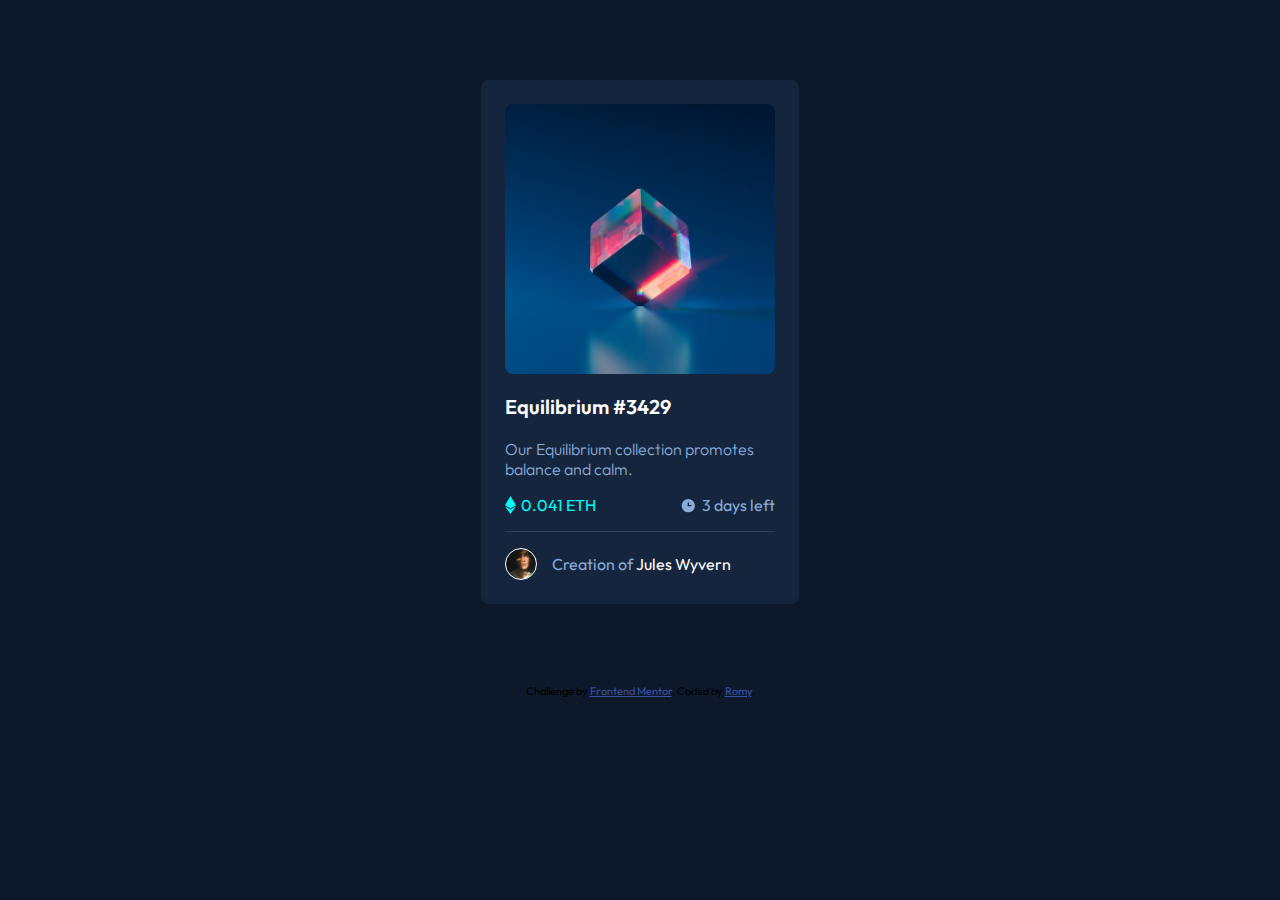
<file: frontendMentor/nft-preview-card-component-main/index.html>
<!DOCTYPE html>
<html lang="en">
<head>
  <meta charset="UTF-8">
  <meta name="viewport" content="width=device-width, initial-scale=1.0"> <!-- displays site properly based on user's device -->

  <link rel="icon" type="image/png" sizes="32x32" href="./images/favicon-32x32.png">
  
  <title>Frontend Mentor | NFT preview card component</title>
  <link rel="stylesheet" href="style.css">
</head>
<body>
  <div class="card">
      <div class="icon">
        <div class="view">
          <img src="./images/icon-view.svg" alt="view-icon">
        </div>
      </div>
      <p class="heading">Equilibrium #3429 </p>

      <p class="subheading">Our Equilibrium collection promotes balance and calm.</p>
      <div class="stats">
        <div class="balance">
          <img src="./images/icon-ethereum.svg" alt="ethereum-icon">
          <p>0.041 ETH</p>
        </div>

        <div class="timing">
          <img src="./images/icon-clock.svg" alt="clock-icon">
          <p>3 days left</p>
        </div>
      </div>
      <hr>
      <div class="credit">
        <div class="profile"></div>
        <p><span  class="credit__text">Creation of</span> <span class="creator">Jules Wyvern</span></p>
      </div>
  </div>
  

  <div class="attribution">
    Challenge by <a href="https://www.frontendmentor.io?ref=challenge" target="_blank">Frontend Mentor</a>. 
    Coded by <a href="#">Romy</a>.
  </div>
</body>
</html>
</file>
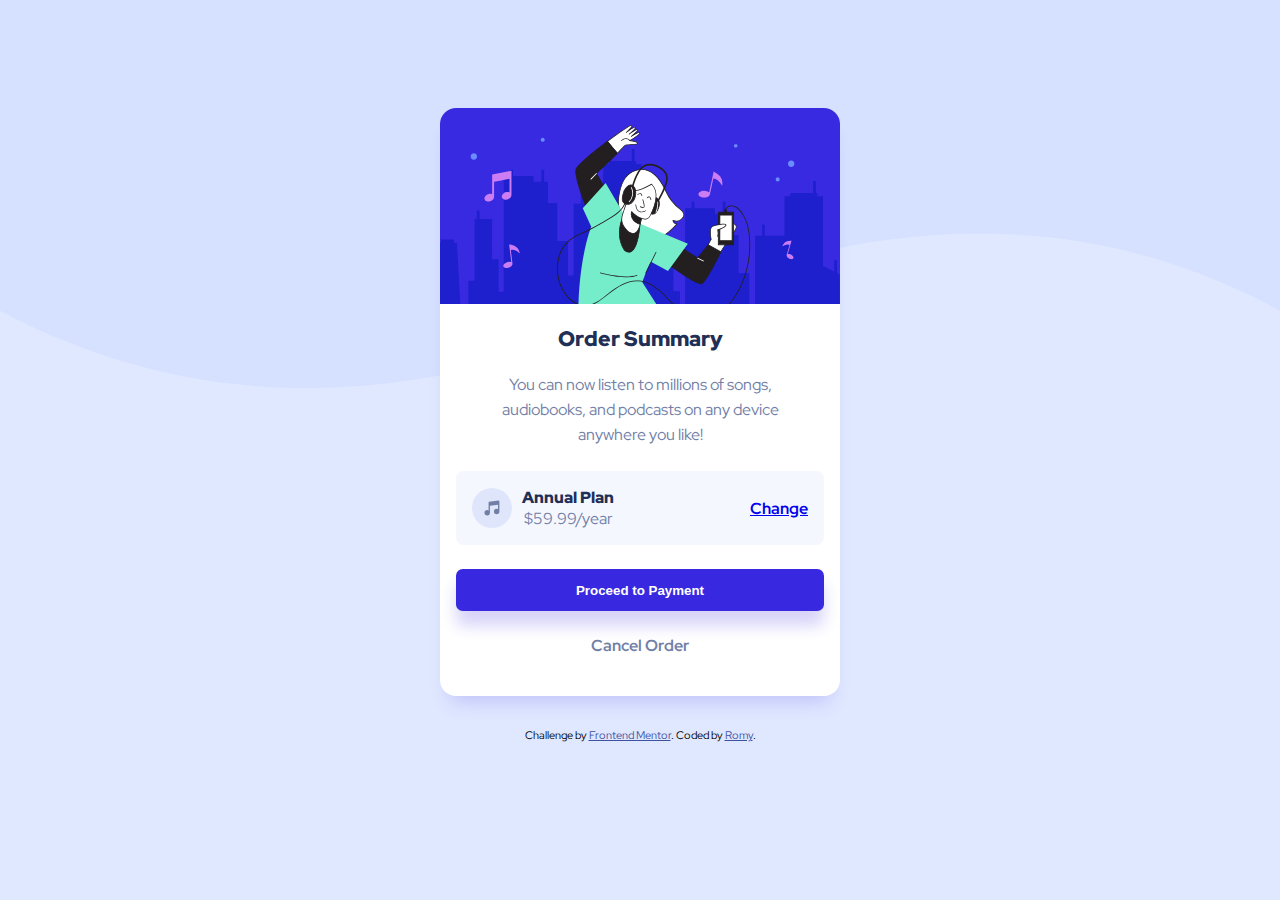
<file: frontendMentor/order-summary-component-main/index.html>
<!DOCTYPE html>
<html lang="en">
<head>
  <meta charset="UTF-8">
  <meta name="viewport" content="width=device-width, initial-scale=1.0">

  <link rel="icon" type="image/png" sizes="32x32" href="./images/favicon-32x32.png">
  <link rel="stylesheet" href="style.css">
  
  <title>Frontend Mentor | Order summary card</title>
</head>
<body>
  <div class="card">
    <div class="icon">
      <img src="./images/illustration-hero.svg">
    </div>
    <div class="summary">
      <p>Order Summary</p>
      <p class="desc">You can now listen to millions of songs, audiobooks, and podcasts on any device anywhere you like!
      </p>
      <div class="plan">
        <div class="first">
          <img src="./images/icon-music.svg" alt="music-icon">
          <div class="price">
            <p>Annual Plan</p>
            <p>$59.99/year</p>
          </div>
        </div>
        <a href="#">Change</a>
      </div>
      <button>Proceed to Payment</button>
      <a href="#">Cancel Order</a>
      
    </div>
  </div>
  <div class="attribution">
    Challenge by <a href="https://www.frontendmentor.io?ref=challenge" target="_blank">Frontend Mentor</a>. 
    Coded by <a href="#">Romy</a>.
  </div>
</body>
</html>
</file>
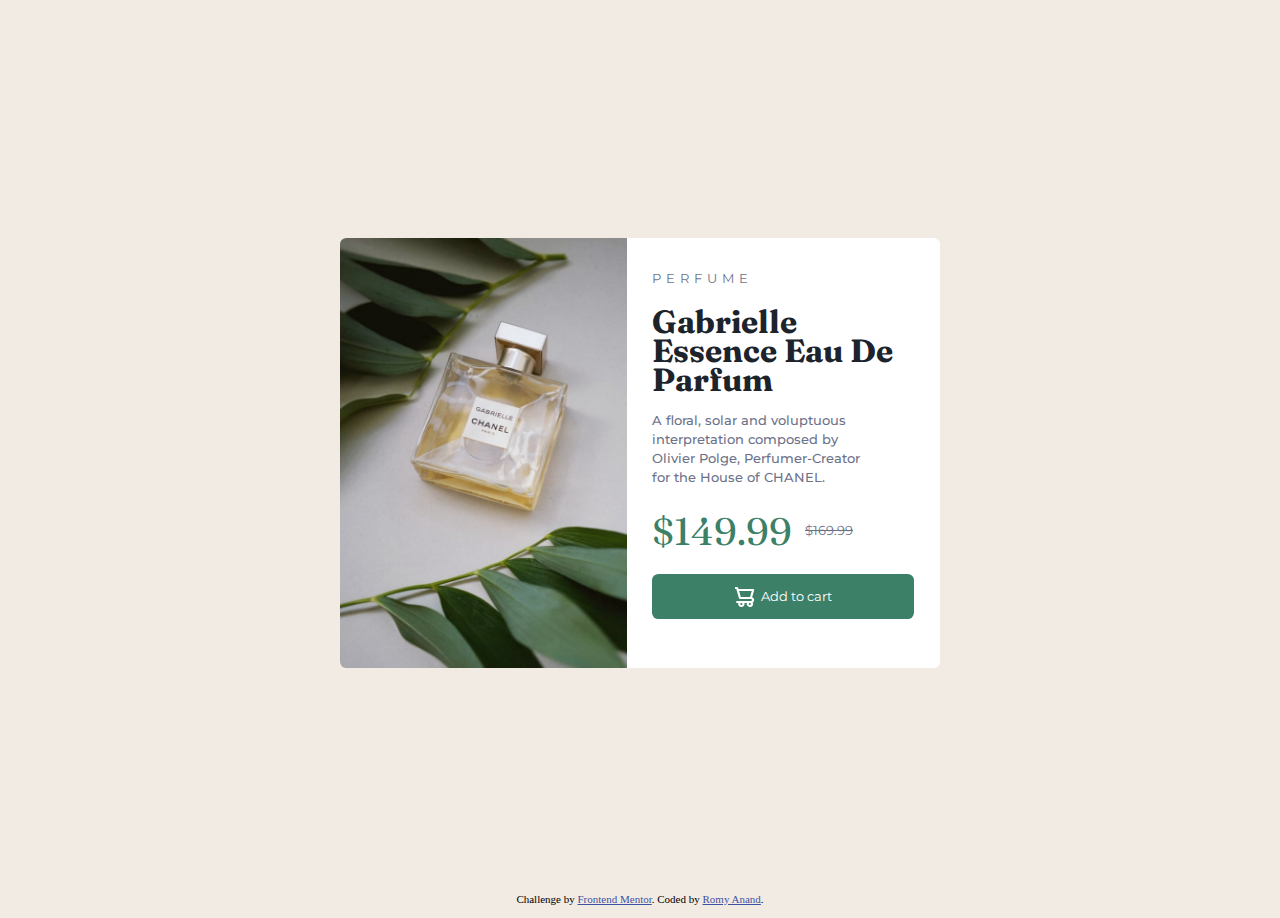
<file: frontendMentor/product-preview-card-component-main/index.html>
<!DOCTYPE html>
<html lang="en">
<head>
  <meta charset="UTF-8">
  <meta name="viewport" content="width=device-width, initial-scale=1.0"> <!-- displays site properly based on user's device -->

  <link rel="icon" type="image/png" sizes="32x32" href="./images/favicon-32x32.png">
  <link rel="stylesheet" href="index.css">
  <title>Frontend Mentor | Product preview card component</title>

</head>
<body>
  <div class="card">
    <div class="container">
      <div class="image">
        <img class="mobile" src="images/image-product-mobile.jpg" alt="image of the Perfume mobile version">
        <img class="desktop" src="images/image-product-desktop.jpg" alt="image of perfume desktop version">
      </div>
      <div class="info">
        <p class="heading">Perfume</p>
        <p class="name">Gabrielle Essence Eau De Parfum</p>
        <p class="notes">A floral, solar and voluptuous interpretation composed by Olivier Polge, 
        Perfumer-Creator for the House of CHANEL.</p>
        <div class="price">
          <p class="offerPrice">$149.99</p>
          <p class="originalPrice">$169.99</p>
        </div>
        <div class="cta">
            <img src="images/icon-cart.svg" alt="cart-icon">
            <p>Add to cart</p>
        </div>
      </div>
    </div>
    <div class="attribution">
      Challenge by <a href="https://www.frontendmentor.io?ref=challenge" target="_blank">Frontend Mentor</a>. 
      Coded by <a href="#">Romy Anand</a>.
    </div>
  </div>  
</body>
</html>
</file>
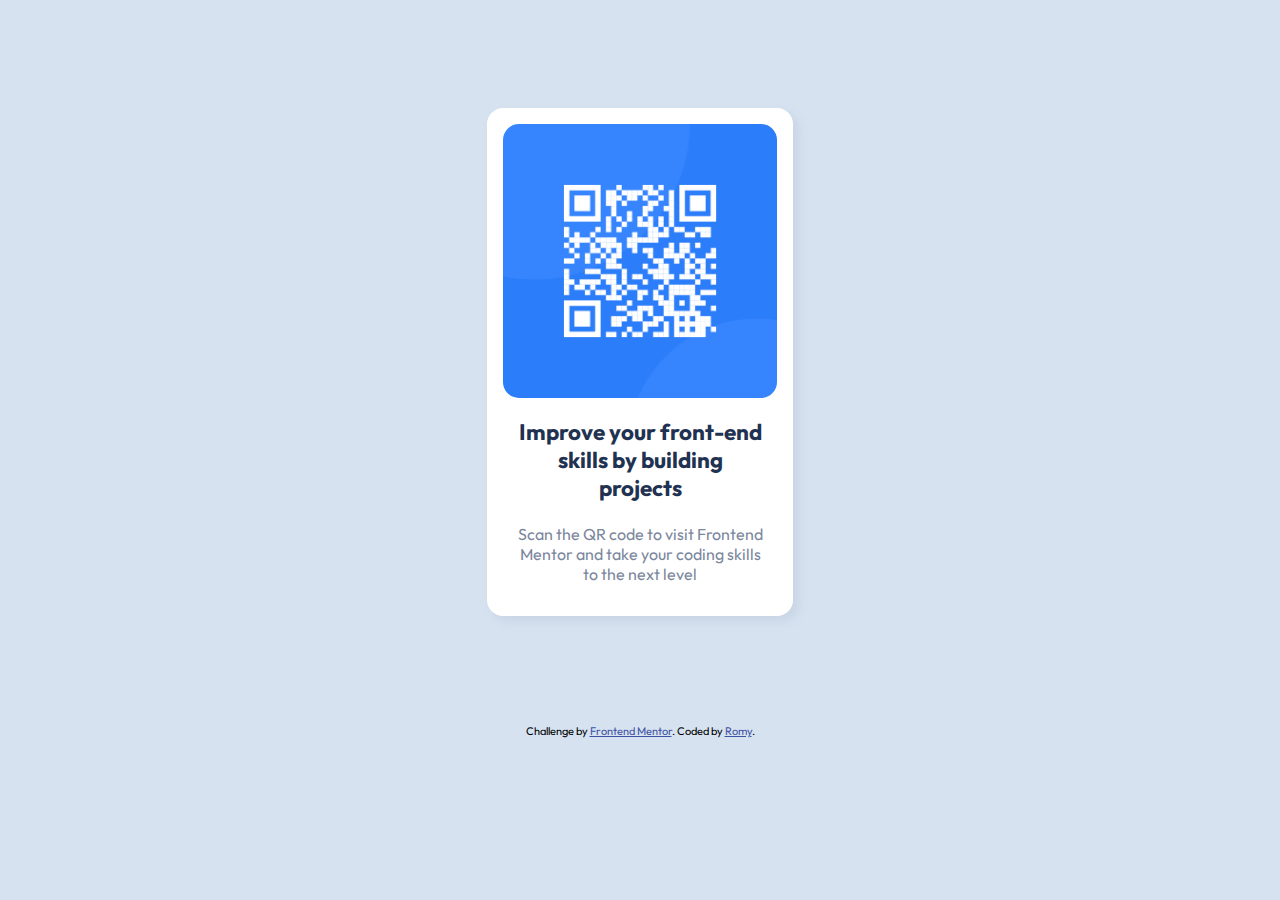
<file: frontendMentor/qr-code-component-main/index.html>
<!DOCTYPE html>
<html lang="en">
<head>
  <meta charset="UTF-8">
  <meta name="viewport" content="width=device-width, initial-scale=1.0">

  <link rel="icon" type="image/png" sizes="32x32" href="./images/favicon-32x32.png">
  <link rel="stylesheet" href="style.css">
  <title>Frontend Mentor | QR code component</title>
</head>
<body>
  <div class="card">
    <div class="qr">
      <img src="images/image-qr-code.png" alt="qr-code">
    </div>
    <div class="text">
      <p class="headingText">Improve your front-end skills by building projects</p>
      <p class="subText">Scan the QR code to visit Frontend Mentor and take your coding skills to the next level</p>
    </div>
    
  </div>
  
  <div class="attribution">
    Challenge by <a href="https://www.frontendmentor.io?ref=challenge" target="_blank">Frontend Mentor</a>. 
    Coded by <a href="#">Romy</a>.
  </div>
</body>
</html>
</file>
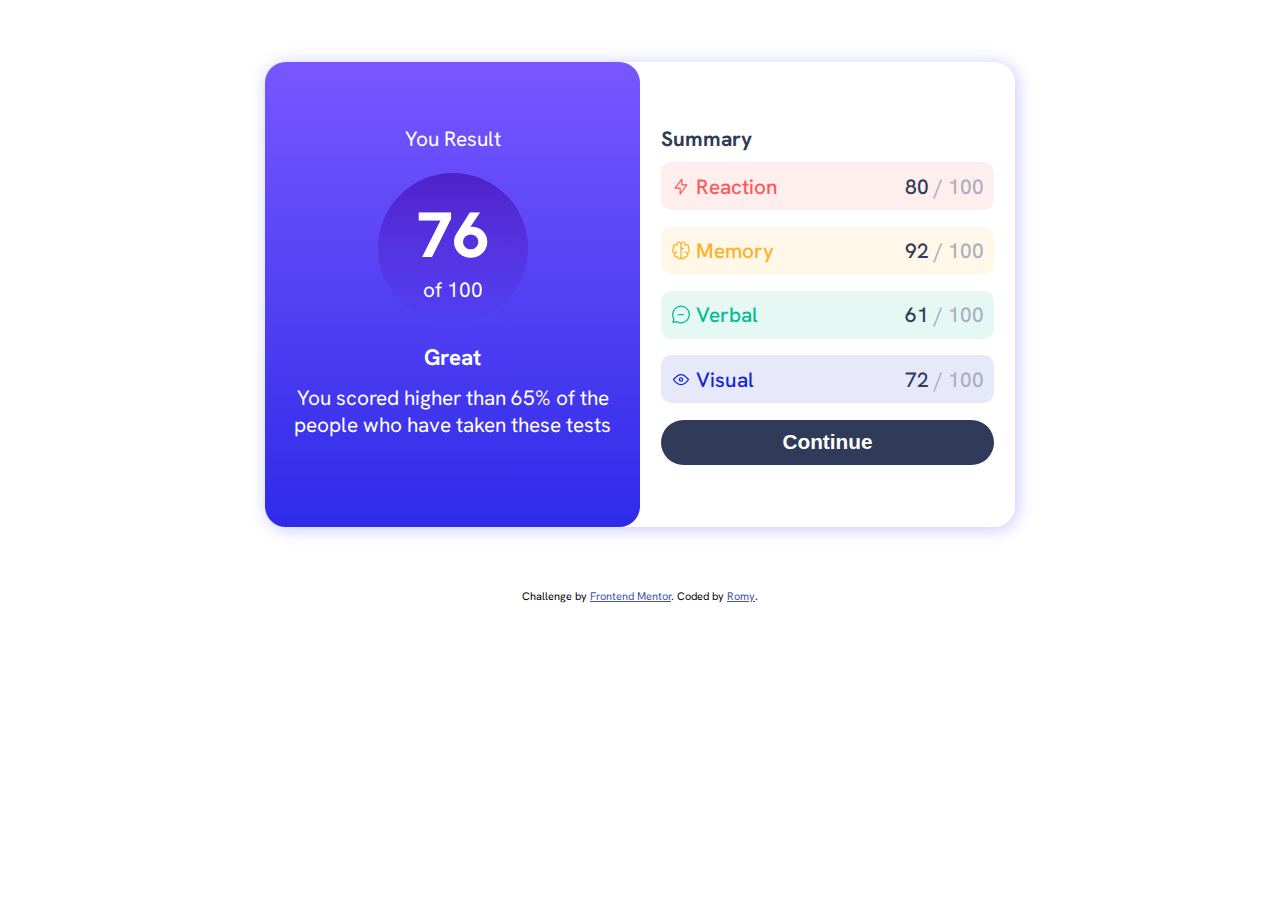
<file: frontendMentor/results-summary-component-main/index.html>
<!DOCTYPE html>
<html lang="en">
<head>
  <meta charset="UTF-8">
  <meta name="viewport" content="width=device-width, initial-scale=1.0"> <!-- displays site properly based on user's device -->

  <link rel="icon" type="image/png" sizes="32x32" href="./assets/images/favicon-32x32.png">
  <link rel="stylesheet" href="index.css">
  <title>Frontend Mentor | Results summary component</title>

  <!-- Feel free to remove these styles or customise in your own stylesheet 👍 -->
</head>
<body>
  <div class="card">
    <div class="top">
      <p class="heading">You Result</p>
      <div class="circle">
        <p class="acheived">76</p>
        <p class="total">of 100</p>
      </div>
      <div class="remark">
        <p>Great</p>
        <p>You scored higher than 65% of the people who have taken these tests</p>
      </div>
    </div>
    <div class="bottom">
      <p class="summary">Summary</p>
      <div class="brief">
      <div class="row reaction">
        <div class="col row">
          <img src="./assets/images/icon-reaction.svg" alt="reaction-icon" class="col">
          <p class="col category">Reaction</p>
        </div>
        <p class="col mark">80 <span class="total"> / 100</span></p>
      </div>
      <div class="row memory">
        <div class="col row">
          <img src="./assets/images/icon-memory.svg" alt="memory-icon" class="col">
          <p class="col category">Memory</p>
        </div>
        <p class="col mark">92 <span class="total"> / 100</span></p>
      </div>
      <div class="row verbal">
        <div class="col row">
          <img src="./assets/images/icon-verbal.svg" alt="verbal-icon" class="col">
          <p class="col category">Verbal</p>
        </div>
        <p class="col mark">61 <span class="total"> / 100</span></p>
      </div>
      <div class="row visual">
        <div class="col row">
          <img src="./assets/images/icon-visual.svg" alt="visual-icon" class="col">
          <p class="col category">Visual</p>
        </div>
        <p class="col mark">72 <span class="total"> / 100</span></p>
      </div>
      </div>
      <button>Continue</button>
    </div>
  </div>
  
  <div class="attribution">
    Challenge by <a href="https://www.frontendmentor.io?ref=challenge" target="_blank">Frontend Mentor</a>. 
    Coded by <a href="https://github.com/romyanand">Romy</a>.
  </div>
</body>
</html>
</file>
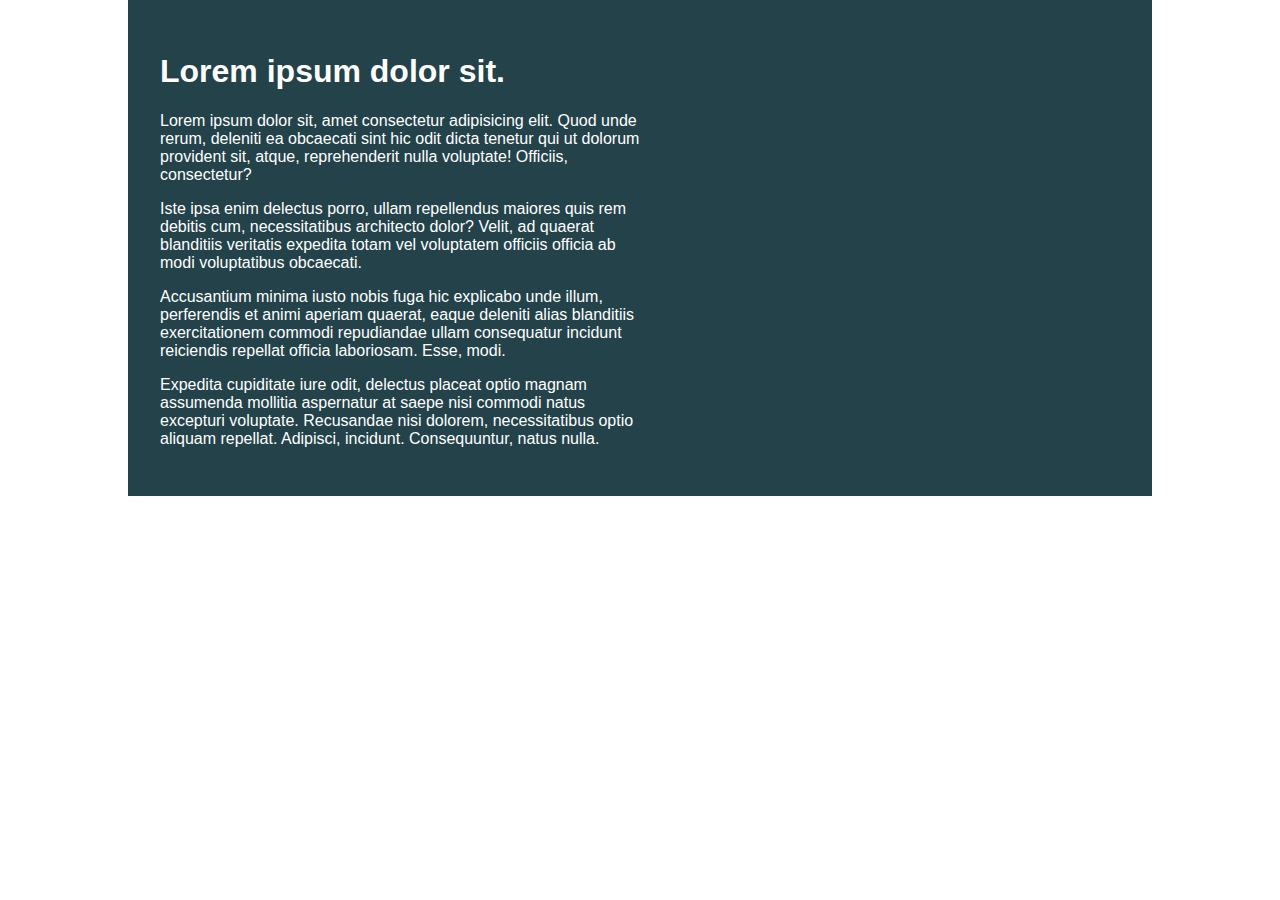
<file: responsiveDesign/challenge01/index.html>
<!DOCTYPE html>
<html lang="en">

<head>
    <meta charset="UTF-8">
    <meta name="viewport" content="width=device-width, initial-scale=1.0">
    <title>Day 01</title>

    <link rel="stylesheet" href="style.css">
</head>

<body>
    <div class="container">
        <div class="intro-content">
            <h1>Lorem ipsum dolor sit.</h1>
            <p>Lorem ipsum dolor sit, amet consectetur adipisicing elit. Quod unde rerum, deleniti ea obcaecati sint hic
                odit dicta tenetur qui ut dolorum provident sit, atque, reprehenderit nulla voluptate! Officiis,
                consectetur?</p>
            <p>Iste ipsa enim delectus porro, ullam repellendus maiores quis rem debitis cum, necessitatibus architecto
                dolor? Velit, ad quaerat blanditiis veritatis expedita totam vel voluptatem officiis officia ab modi
                voluptatibus obcaecati.</p>
            <p>Accusantium minima iusto nobis fuga hic explicabo unde illum, perferendis et animi aperiam quaerat, eaque
                deleniti alias blanditiis exercitationem commodi repudiandae ullam consequatur incidunt reiciendis
                repellat officia laboriosam. Esse, modi.</p>
            <p>Expedita cupiditate iure odit, delectus placeat optio magnam assumenda mollitia aspernatur at saepe nisi
                commodi natus excepturi voluptate. Recusandae nisi dolorem, necessitatibus optio aliquam repellat.
                Adipisci, incidunt. Consequuntur, natus nulla.</p>
        </div>
    </div>
</body>

</html>
</file>
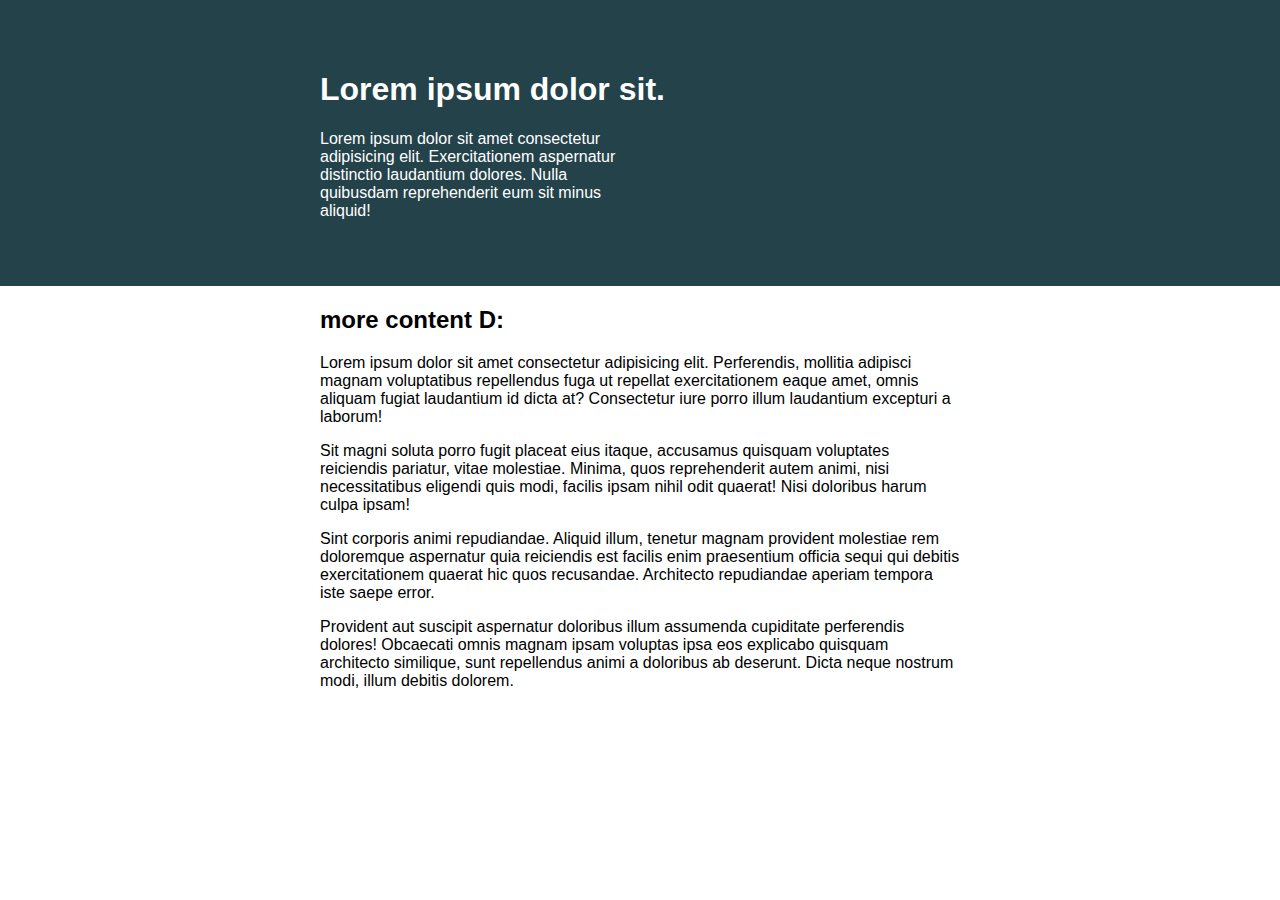
<file: responsiveDesign/challenge02/index.html>
<!DOCTYPE html>
<html lang="en">
<head> 
    <meta charset="UTF-8">
    <meta name="viewport" content="width=device-width, initial-scale=1.0">
    <title>Day 01</title>
 
    <link rel="stylesheet" href="style.css">
</head>
<body>

    <div class="container">
        <div class="intro-content">
            <h1>Lorem ipsum dolor sit.</h1>
            <p>Lorem ipsum dolor sit amet consectetur adipisicing elit. Exercitationem aspernatur distinctio laudantium dolores. Nulla quibusdam reprehenderit eum sit minus aliquid!</p>
        </div>
    </div>

    <div class="main-content">
    <h2>more content D:</h2>
    <p>Lorem ipsum dolor sit amet consectetur adipisicing elit. Perferendis, mollitia adipisci magnam voluptatibus repellendus fuga ut repellat exercitationem eaque amet, omnis aliquam fugiat laudantium id dicta at? Consectetur iure porro illum laudantium excepturi a laborum!</p>
    <p>Sit magni soluta porro fugit placeat eius itaque, accusamus quisquam voluptates reiciendis pariatur, vitae molestiae. Minima, quos reprehenderit autem animi, nisi necessitatibus eligendi quis modi, facilis ipsam nihil odit quaerat! Nisi doloribus harum culpa ipsam!</p>
    <p>Sint corporis animi repudiandae. Aliquid illum, tenetur magnam provident molestiae rem doloremque aspernatur quia reiciendis est facilis enim praesentium officia sequi qui debitis exercitationem quaerat hic quos recusandae. Architecto repudiandae aperiam tempora iste saepe error.</p>
    <p>Provident aut suscipit aspernatur doloribus illum assumenda cupiditate perferendis dolores! Obcaecati omnis magnam ipsam voluptas ipsa eos explicabo quisquam architecto similique, sunt repellendus animi a doloribus ab deserunt. Dicta neque nostrum modi, illum debitis dolorem.</p>
</div>

</body>
</html>
</file>
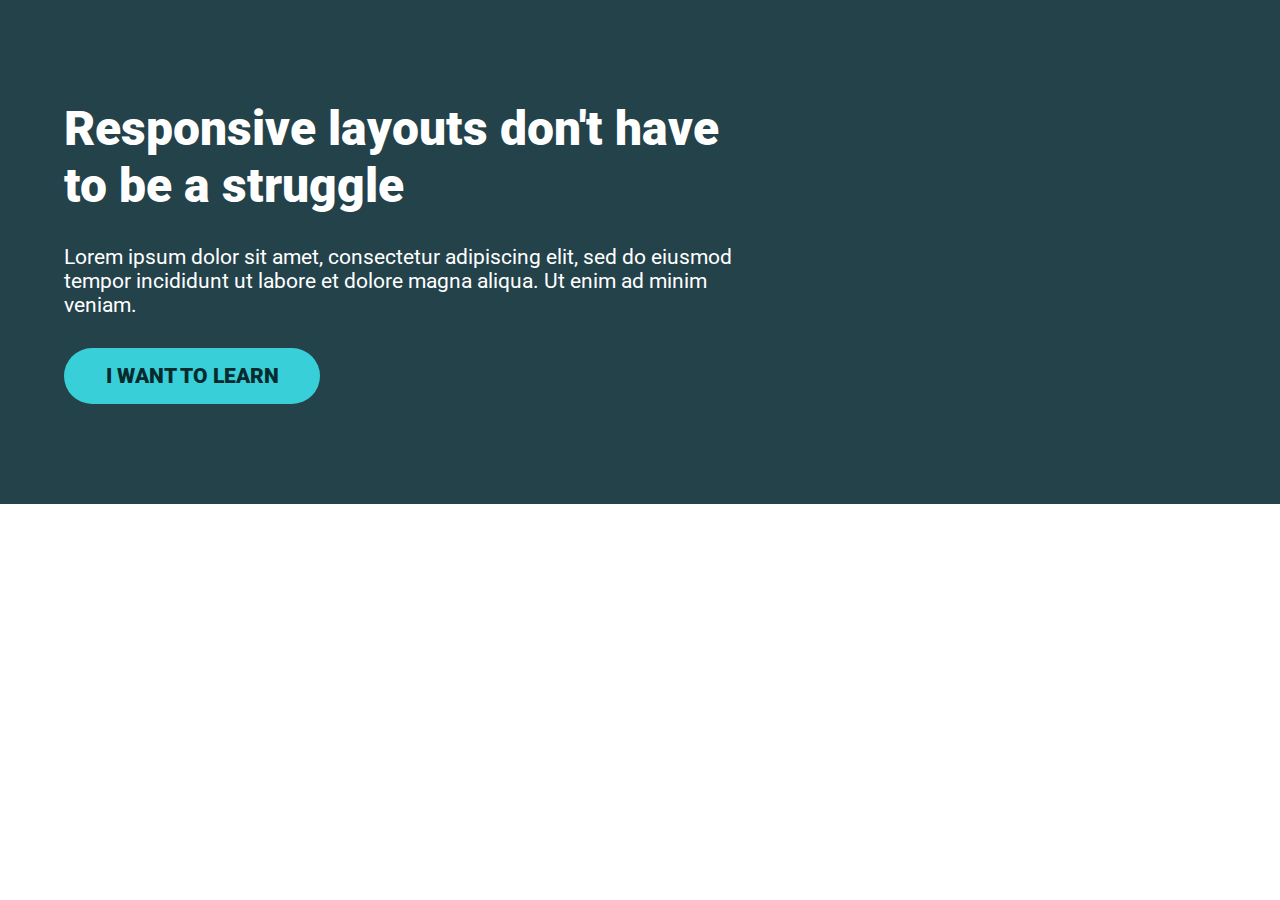
<file: responsiveDesign/challenge03/index.html>
<!DOCTYPE html>
<html lang="en">
<head>
    <meta charset="UTF-8">
    <meta name="viewport" content="width=device-width, initial-scale=1.0">
    <link rel="stylesheet" href="styles.css">
    <title>Challenge03</title>
</head>
<body>
    <div class="container">
        <div class="content">
            <div class="text-content">
                <div class="heading">
                    <p>Responsive layouts don't have to be a struggle</p>
                </div>
                <div class="text">
                   <p>Lorem ipsum dolor sit amet, consectetur adipiscing elit, sed do eiusmod tempor incididunt ut labore et dolore magna aliqua. Ut enim ad minim veniam.</p>
                </div>
            </div>
            <div class="button">
                <a href="#">I want to learn</a>
            </div>
        </div>
    </div>
</body>
</html>
</file>
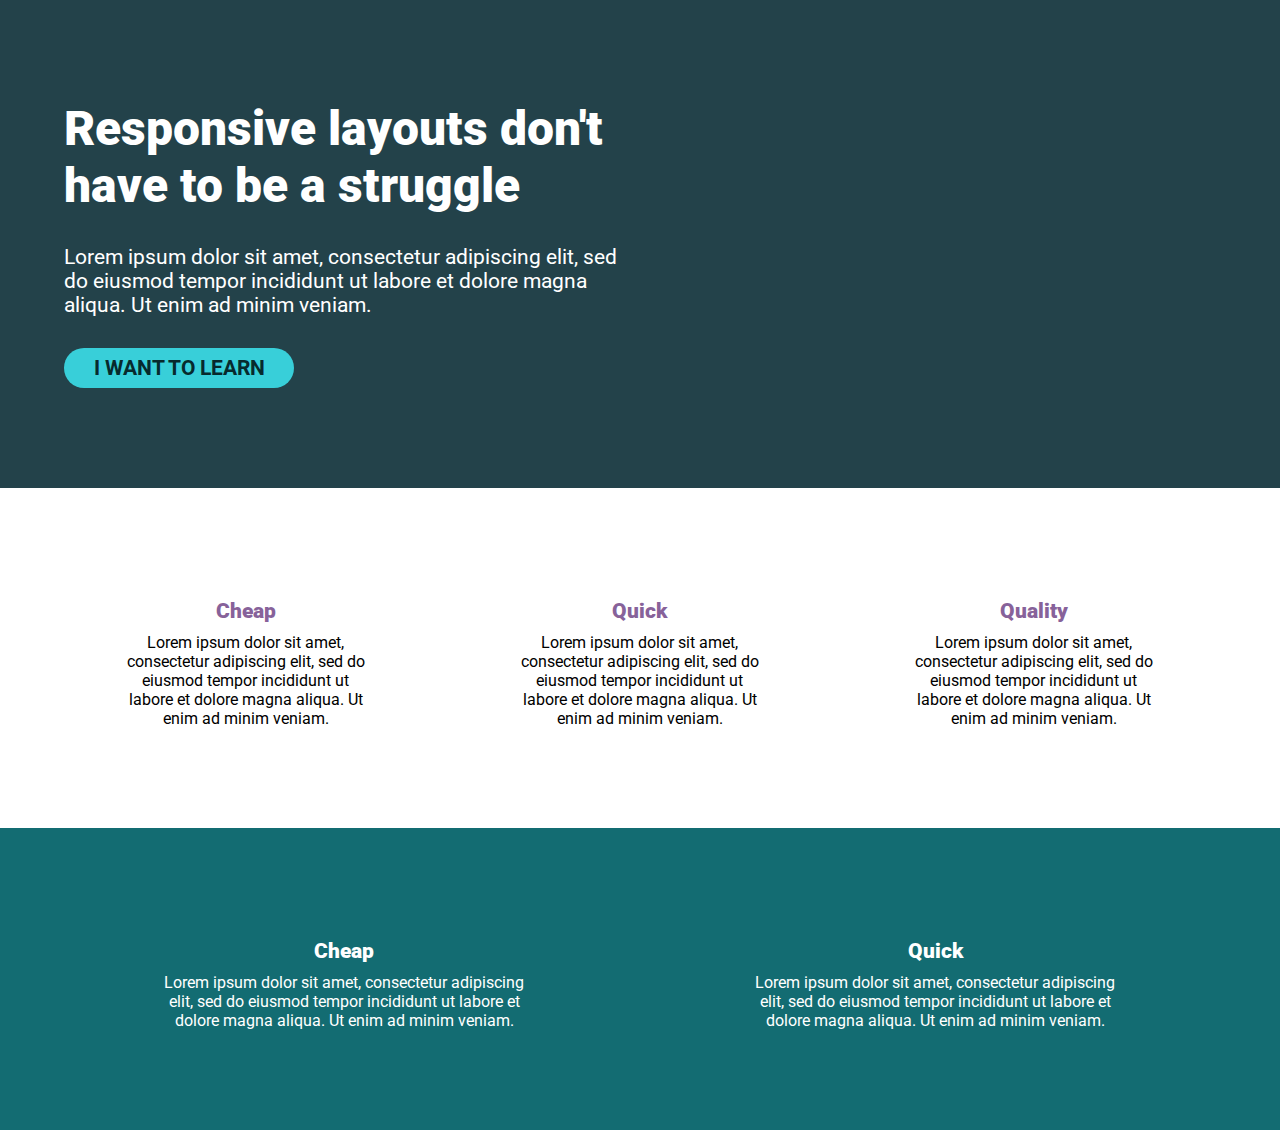
<file: responsiveDesign/flexbox-challenge01/index.html>
<!DOCTYPE html>
<html lang="en">
<head>
    <meta charset="UTF-8">
    <meta name="viewport" content="width=device-width, initial-scale=1.0">
    <link rel="stylesheet" href="styles.css">
    <title>Flexbox Challenge 01</title>
</head>
<body>
    <div class="hero">
        <div class="container">
            <div class="hero_heading">
                <p>Responsive layouts don't have to be a struggle</p>
            </div>
            <div class="hero_text">
                <p>Lorem ipsum dolor sit amet, consectetur adipiscing elit, sed do eiusmod tempor incididunt ut labore et dolore magna aliqua. Ut enim ad minim veniam.</p>
            </div>
            <div class="button">
                <a href="#">I want to learn</a>
            </div>
        </div>
    </div>
    <div class="main">
        <div class="container">
            <div class="row">
                <div class="col">
                    <p class="type">Cheap</p>
                    <p>Lorem ipsum dolor sit amet, consectetur adipiscing elit, sed do eiusmod tempor incididunt ut labore et dolore magna aliqua. Ut enim ad minim veniam.</p>
                </div>
                <div class="col">
                    <p class="type">Quick</p>
                    <p>Lorem ipsum dolor sit amet, consectetur adipiscing elit, sed do eiusmod tempor incididunt ut labore et dolore magna aliqua. Ut enim ad minim veniam.</p>
                </div>
                <div class="col">
                    <p class="type">Quality</p>
                    <p>Lorem ipsum dolor sit amet, consectetur adipiscing elit, sed do eiusmod tempor incididunt ut labore et dolore magna aliqua. Ut enim ad minim veniam.</p>
                </div>
            </div>
        </div>
    </div>
    <div class="footer">
        <div class="container">
            <div class="row">
                <div class="col">
                    <p class="type">Cheap</p>
                    <p>Lorem ipsum dolor sit amet, consectetur adipiscing elit, sed do eiusmod tempor incididunt ut labore et dolore magna aliqua. Ut enim ad minim veniam.</p>
                </div>
                <div class="col">
                    <p class="type">Quick</p>
                    <p>Lorem ipsum dolor sit amet, consectetur adipiscing elit, sed do eiusmod tempor incididunt ut labore et dolore magna aliqua. Ut enim ad minim veniam.</p>
                </div>
            </div>
        </div>
    </div>
</body>
</html>
</file>
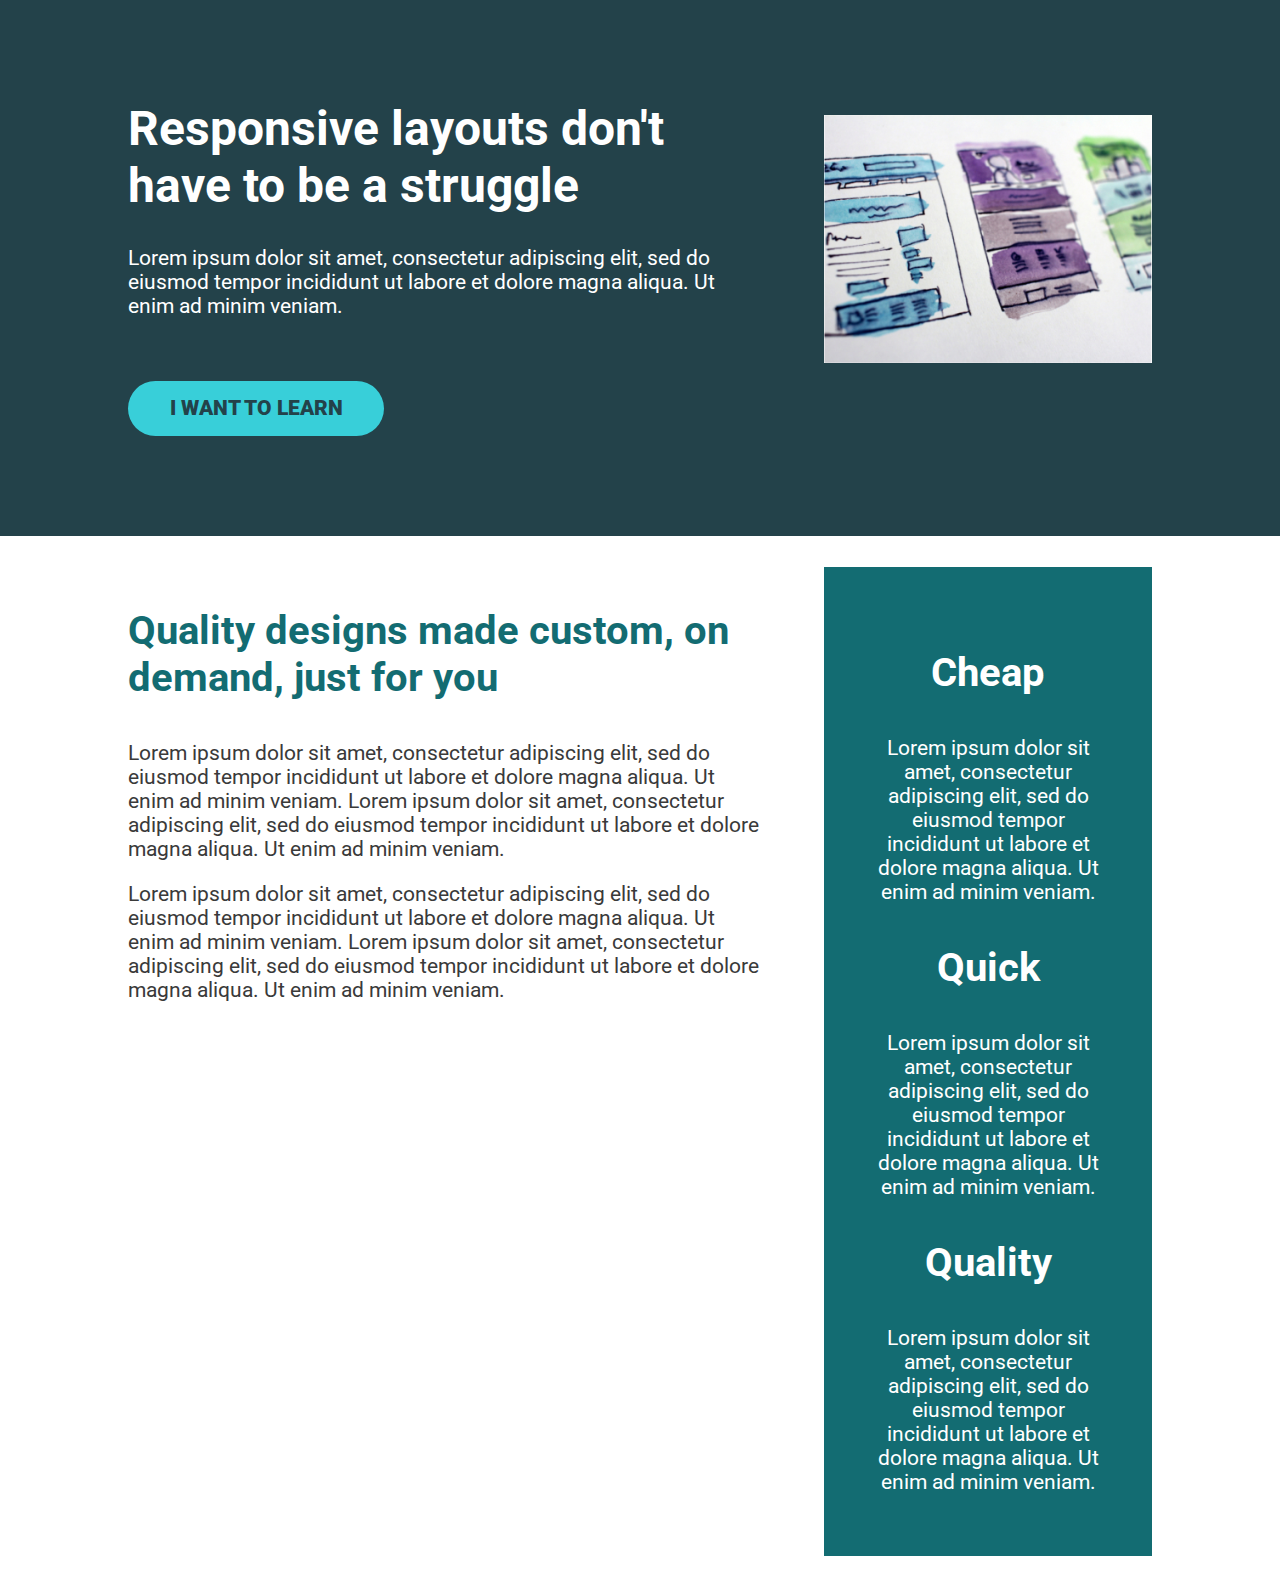
<file: responsiveDesign/flexbox-challenge02/index.html>
<!DOCTYPE html>
<html lang="en">
<head>
    <meta charset="UTF-8">
    <meta name="viewport" content="width=device-width, initial-scale=1.0">
    <title>Conquering Rsponsive Layouts</title>
    <link href="https://fonts.googleapis.com/css2?family=Roboto:wght@400;900&display=swap" rel="stylesheet"> 
    <link rel="stylesheet" href="style.css">
</head>
<body>
    <div class="hero">
        <div class="container row">
            <div class="hero__text">
                <h1>Responsive layouts don't have to be a struggle</h1>
                <p>Lorem ipsum dolor sit amet, consectetur adipiscing elit, sed do eiusmod tempor incididunt ut labore et dolore magna aliqua. Ut enim ad minim veniam.</p>
                <a href="#" class="btn">I want to learn</a>
            </div>
            <div class="img">
                <img src="./img/hero-img.jpg" alt="website-sketch">
            </div>
        </div>
    </div>

    <div class="container row second">
        <div class="main">
            <p class="main__heading">Quality designs made custom, on demand, just for you</p>
            <p>Lorem ipsum dolor sit amet, consectetur adipiscing elit, sed do eiusmod tempor incididunt ut labore et dolore magna aliqua. Ut enim ad minim veniam. Lorem ipsum dolor sit amet, consectetur adipiscing elit, sed do eiusmod tempor incididunt ut labore et dolore magna aliqua. Ut enim ad minim veniam.
            </p>
            <p>Lorem ipsum dolor sit amet, consectetur adipiscing elit, sed do eiusmod tempor incididunt ut labore et dolore magna aliqua. Ut enim ad minim veniam. Lorem ipsum dolor sit amet, consectetur adipiscing elit, sed do eiusmod tempor incididunt ut labore et dolore magna aliqua. Ut enim ad minim veniam.</p>
        </div>

        <div class="aside">
            <div class="col">
                <p>Cheap</p>
                <p>Lorem ipsum dolor sit amet, consectetur adipiscing elit, sed do eiusmod tempor incididunt ut labore et dolore magna aliqua. Ut enim ad minim veniam.</p>
            </div>
            <div class="col">
                <p>Quick</p>
                <p>Lorem ipsum dolor sit amet, consectetur adipiscing elit, sed do eiusmod tempor incididunt ut labore et dolore magna aliqua. Ut enim ad minim veniam.</p>
            </div>
            <div class="col">
                <p>Quality</p>
                <p>Lorem ipsum dolor sit amet, consectetur adipiscing elit, sed do eiusmod tempor incididunt ut labore et dolore magna aliqua. Ut enim ad minim veniam.</p>
            </div>
        </div>

    </div> 

    

</body>
</html>
</file>
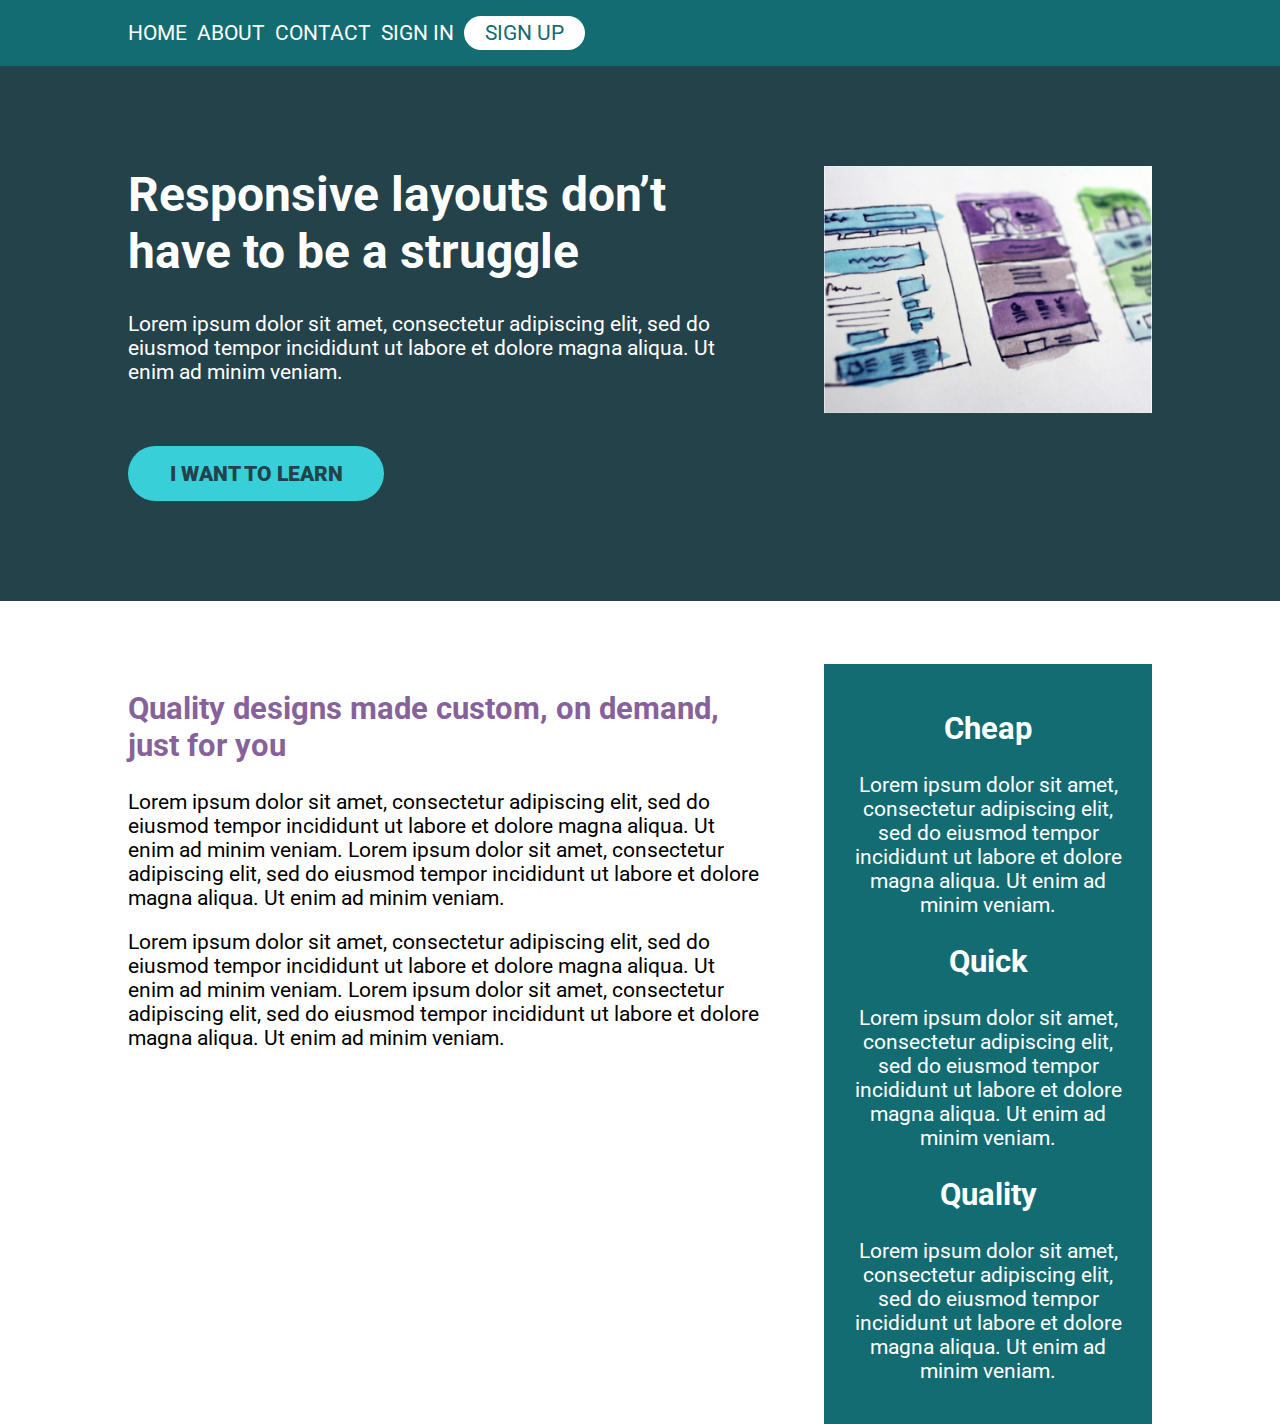
<file: responsiveDesign/flexbox-challenge03/index.html>
<!DOCTYPE html>
<html lang="en">
<head>
    <meta charset="UTF-8">
    <meta name="viewport" content="width=device-width, initial-scale=1.0">
    <title>Conquering Responsive Layouts</title>
    <link href="https://fonts.googleapis.com/css2?family=Roboto:wght@400;900&display=swap" rel="stylesheet"> 
    <link rel="stylesheet" href="style.css">
</head>
<body>
    <header>
        <div class="container">
        <nav class="nav">
            <ul class="nav__list">
                <li class="nav__item"><a href="#" class="nav__link">Home</a></li>
                <li class="nav__item"><a href="#" class="nav__link">About</a></li>
                <li class="nav__item"><a href="#" class="nav__link">Contact</a></li>
                <li class="nav__item"><a href="#" class="nav__link">Sign In</a></li>
                <li class="nav__item"><a href="#" class="nav__link nav__link--button">Sign up</a></li>
            </ul>
        </nav>
        </div>
    </header>

    <section class="hero">
        <div class="container row">
            <div class="hero__text">
                <h1>Responsive layouts don’t have to be a struggle</h1>
                <p>Lorem ipsum dolor sit amet, consectetur adipiscing elit, sed do eiusmod tempor incididunt ut labore et dolore magna aliqua. Ut enim ad minim veniam.</p>
                <a href="#" class="btn">I want to learn</a>
            </div>
            <img src="img/hero-img.jpg" alt="UX design sketches" class="hero__img">
        </div>
    </section> 

    <main class="main container row">
            <section class="primary-content">
                <h2 class="section-title">Quality designs made custom, on demand, just for you</h2>
                <p>Lorem ipsum dolor sit amet, consectetur adipiscing elit, sed do eiusmod tempor incididunt ut labore et dolore magna aliqua. Ut enim ad minim veniam. Lorem ipsum dolor sit amet, consectetur adipiscing elit, sed do eiusmod tempor incididunt ut labore et dolore magna aliqua. Ut enim ad minim veniam.</p>
                <p>Lorem ipsum dolor sit amet, consectetur adipiscing elit, sed do eiusmod tempor incididunt ut labore et dolore magna aliqua. Ut enim ad minim veniam. Lorem ipsum dolor sit amet, consectetur adipiscing elit, sed do eiusmod tempor incididunt ut labore et dolore magna aliqua. Ut enim ad minim veniam.</p>
            </section>
            <aside class="sidebar">
                <h2 class="sidebar-title">Cheap</h2>
                <p>Lorem ipsum dolor sit amet, consectetur adipiscing elit, sed do eiusmod tempor incididunt ut labore et dolore magna aliqua. Ut enim ad minim veniam.</p>

                <h2 class="sidebar-title">Quick</h2>
                <p>Lorem ipsum dolor sit amet, consectetur adipiscing elit, sed do eiusmod tempor incididunt ut labore et dolore magna aliqua. Ut enim ad minim veniam.</p>

                <h2 class="sidebar-title">Quality</h2>
                <p>Lorem ipsum dolor sit amet, consectetur adipiscing elit, sed do eiusmod tempor incididunt ut labore et dolore magna aliqua. Ut enim ad minim veniam.</p>
            </aside>
    </main>

    

</body>
</html>
</file>
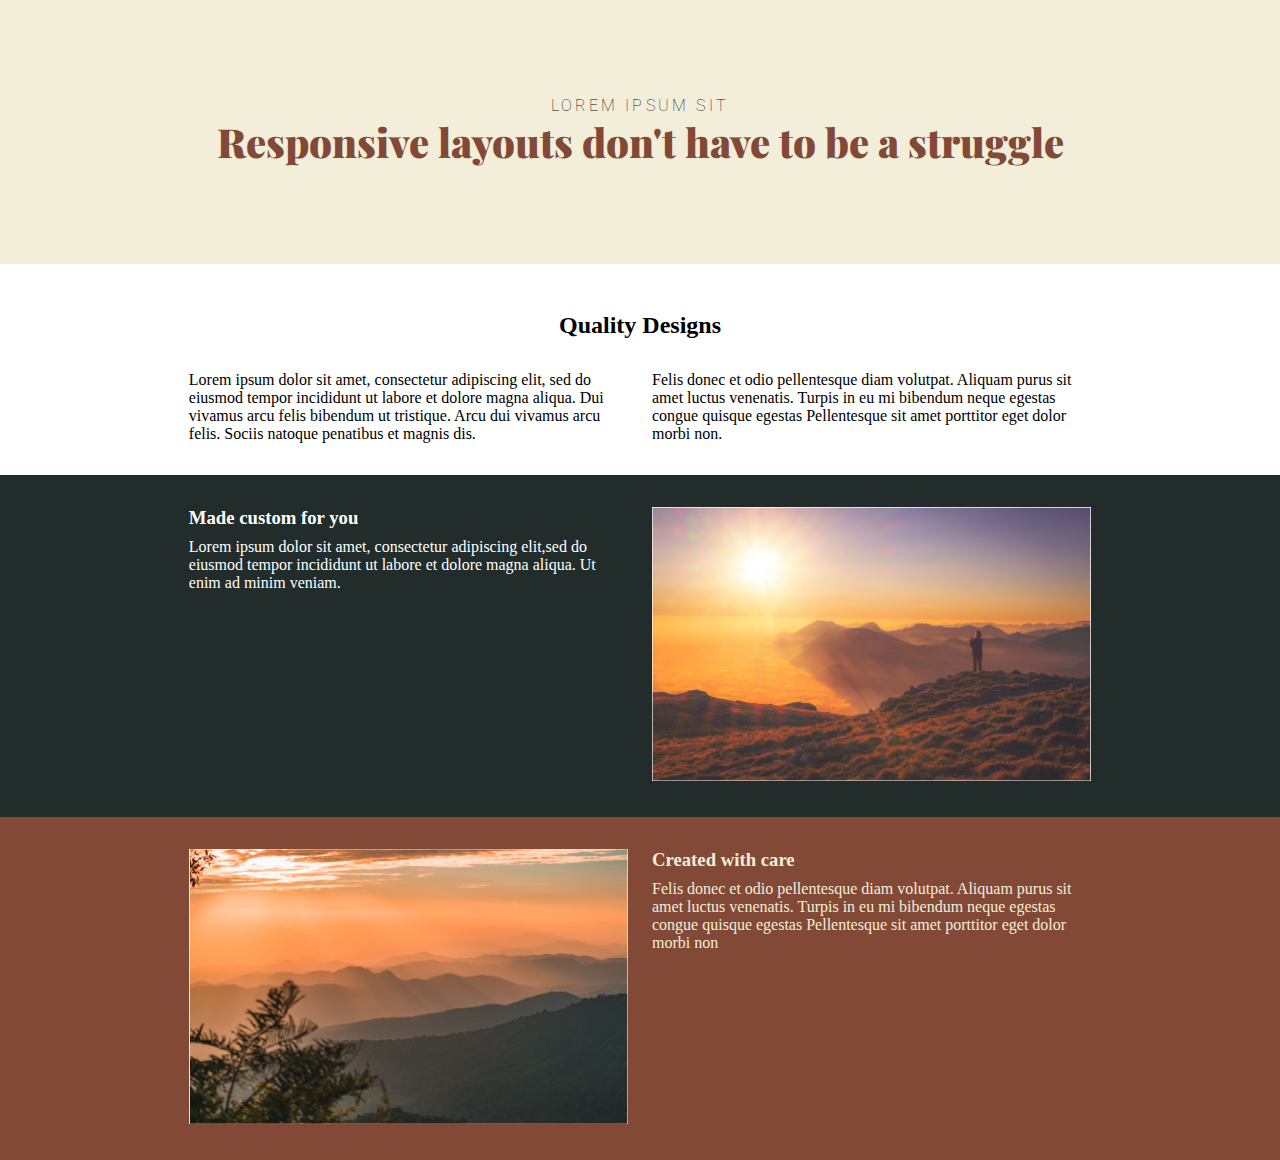
<file: responsiveDesign/flexbox-challenge04/index.html>
<!DOCTYPE html>
<html lang="en">
<head>
    <meta charset="UTF-8">
    <meta name="viewport" content="width=device-width, initial-scale=1.0">
    <link rel="stylesheet" href="style.css">
    <title>flexbox challenge 04</title>
</head>
<body>
    <div class="hero">
        <div class="container">
            <div class="heading">
                <p>lorem ipsum sit</p>
                <p>Responsive layouts don't have to be a struggle</p>
            </div>
        </div>
    </div>

    <div class="main">
        <div class="first">
        <div class="container">
            <h2>Quality Designs</h2>
            <div class="row">
                <div class="col">
                    <p>Lorem ipsum dolor sit amet, consectetur adipiscing elit, sed do eiusmod tempor incididunt ut labore et dolore magna aliqua. Dui vivamus arcu felis bibendum ut tristique. Arcu dui vivamus arcu felis. Sociis natoque penatibus et magnis dis.</p>
                </div>
                <div class="col">
                <p>Felis donec et odio pellentesque diam volutpat. Aliquam purus sit amet luctus venenatis. Turpis in eu mi bibendum neque egestas congue quisque egestas Pellentesque sit amet porttitor eget dolor morbi non.</p>   
                </div>
            </div>
        </div>
        </div>
        <div class="second">
            <div class="container">
                <div class="row">
                    <div class="col">
                        <h3>Made custom for you</h3>
                        <p>Lorem ipsum dolor sit amet, consectetur adipiscing elit,sed do eiusmod tempor incididunt ut labore et dolore magna aliqua. Ut enim ad minim veniam.</p>
                    </div>
                    <div class="col img">
                        <img src="./img/image-01.jpg" alt="">
                    </div>
                </div>
            </div>
        </div>
        <div class="third">
            <div class="container">
                <div class="row">
                    <div class="col img">
                        <img src="./img/image-02.jpg" alt="">
                    </div>
                    <div class="col">
                        <h3>Created with care</h3>
                        <p>Felis donec et odio pellentesque diam volutpat. Aliquam purus sit amet luctus venenatis. Turpis in eu mi bibendum neque egestas congue quisque egestas Pellentesque sit amet porttitor eget dolor morbi non</p>
                    </div>
                </div>
            </div>
        </div>

    </div>

</body>
</html>
</file>
<file: frontendMentor/nft-preview-card-component-main/style.css>
@import url('https://fonts.googleapis.com/css2?family=Outfit:wght@300;400;600&display=swap');

*, *::before, *::after{
    margin: 0;
    padding: 0;
    box-sizing: content-box;
}

body{
    font-family: Outfit;
    background: hsl(217, 54%, 11%);
}

.card{
    padding: 1.5em;
    background-color: hsl(216, 50%, 16%);
    width: 270px;
    margin: 5em auto;
    border-radius: 0.5em;
}

.icon{
    height: 270px;
    background-image: url("./images/image-equilibrium.jpg");
    background-size: cover;
    background-position: center;
    border-radius: 0.5em;
    cursor: pointer;
}

.icon:hover{
    opacity: 0.7;
}
.view{
  background-color: hsla(178, 100%, 50%, 50%); 
  width: 100%;
  height: 100%;
  display: flex;
  justify-content: center;
  align-items: center;
  display: none;
  border-radius: 0.5em;

}

.icon:hover .view{
    display: flex;
}

.heading{
    font-size: 1.25rem;
    font-weight: 600;
    margin: 1em 0;
    color: white;
    cursor: pointer;
}

.heading:hover{
   color:hsl(178, 100%, 50%);
}


.subheading{
    color: hsl(215, 51%, 70%);
    font-weight: 300;
}

.stats{
    display: flex;
    margin: 1em 0;
    justify-content: space-between;
}
.balance, .timing{
    display: flex;
    align-items: center;
    gap: 5px;
}
.balance{
    color: hsl(178, 100%, 50%);
}
.timing{
    color: hsl(215, 51%, 70%);
}
hr{
    border: none;
    border-top: 1px solid hsl(215, 32%, 27%);
    margin: 1em 0;
}
.credit{
    display: flex;
    align-items: center;
    justify-content: flex-start;
    gap: 15px;
}
.profile{
    height: 30px;
    width: 30px;
    border: 1.5px solid white;
    background-size: cover;
    border-radius: 100%;
    background-image: url("./images/image-avatar.png");
    background-size: cover;
}

.credit__text{
    color: hsl(215, 51%, 70%);
}

.creator{
    color: white;
    cursor: pointer;
}

.creator:hover{
    color:hsl(178, 100%, 50%);
}
.attribution { 
    font-size: 11px; 
    text-align: center; 
}
.attribution a { 
    color: hsl(228, 45%, 44%); 
}
</file>
<file: frontendMentor/order-summary-component-main/style.css>
@import url('https://fonts.googleapis.com/css2?family=Red+Hat+Display:wght@500;700;900&display=swap');

*, *::after, *::before{
    padding: 0;
    margin: 0;
    box-sizing: border-box;
}

body{
    font-family: 'Red Hat Display';
    background-color: hsl(225, 100%, 94%);
    background-image: url("./images/pattern-background-mobile.svg");
    background-repeat: no-repeat;
}

img{
    width: 100%;
}
p{
    color: hsl(224, 23%, 55%);
}

.card{
    border-radius: 1em;
    width: 90%;
    background-color: white;
    max-width: 400px;
    min-width: 300px;
    margin: 0 auto;
    margin-top: 12vh;
    margin-bottom: 2em;
    box-shadow: 0px 15px 20px -10px hsla(245, 75%, 52%, 20%);
}

.icon img{
    border-top-left-radius: 1em;
    border-top-right-radius: 1em;
}
.summary{
    padding: 1em;
    text-align: center;
}
.summary .desc{
    padding: 0 1em;
    line-height: 25px;
}
.summary > p:first-child{
    font-weight: 900;
    color:hsl(223, 47%, 23%);
    font-size: 1.3rem;
    margin-bottom: 1em;
}
.plan{
    padding: 1em;
    background-color: hsl(225, 100%, 98%);
    border-radius: 0.5em;
    margin: 1.5em auto;
    display: flex;
    justify-content: space-between;
    align-items: center;
}
.plan img{
    width: 40px;
}
.first{
    display: flex;
    justify-content: center;
    align-items: center;
    gap: 10px;
}
.price p:first-child{
    font-weight: 900;
    color: hsl(223, 47%, 23%);
}
.plan a{
    font-weight: 700;
}
.plan > a:hover{
    text-decoration: none;
    color: hsla(245, 75%, 52%, 60%);
}

button{
    width: 100%;
    border-radius: 0.5em;
    padding: 1em;
    color: white;
    font-weight: 700;
    background-color: hsl(245, 75%, 52%);
    border: none;
    box-shadow: 0px 15px 15px hsla(245, 75%, 52%, 20%);
    cursor: pointer;
}

button:hover{
    background-color: hsla(245, 75%, 52%, 60%);
}

.summary > a{
    text-decoration: none;
    color: hsl(224, 23%, 55%);
    font-weight: 700;
    display: block;
    margin: 1.5em auto;
    cursor: pointer;
}
.attribution { font-size: 11px; text-align: center; }
.attribution a { color: hsl(228, 45%, 44%); }

@media screen and (min-width: 377px){
    body{
        background-image: url("./images/pattern-background-desktop.svg");
        background-position: top;
        background-size: 100% auto;
        background-attachment: fixed;
    }    
}
</file>
<file: frontendMentor/product-preview-card-component-main/index.css>
@import url('https://fonts.googleapis.com/css2?family=Fraunces:wght@700&family=Montserrat:wght@500;700&display=swap');

*, *::after, *::before{
    padding: 0;
    margin: 0;
    box-sizing: border-box;
}
body{
    font-size: 0.8rem;
}

img{
    width: 100%;
}
.desktop{
    display: none;
}
.card{
    background-color: hsl(30, 38%, 92%);
    padding: 1em;
}
.container{
    max-width: 600px;
    min-width: 260px;
    margin: 0 auto;
    border-radius: 0.5em;
    background-color: white;
}
.info{
    padding: 1.5em;
    margin: 0 auto;
}
.heading{
    text-transform: uppercase;
    letter-spacing: 5px;
    font-family: Montserrat;
    color: hsl(228, 12%, 48%);
    line-height: 50%;
}
.name{
    color: hsl(212, 21%, 14%);
    font-family: Fraunces;
    font-size: 2rem;
    font-weight: 700;
    margin: 0.5em 0;
    line-height: 90%;
}
.notes{
    font-family: Montserrat;
    line-height: 1.5em;
    font-weight: 500;
    color:hsl(228, 12%, 48%);
    width: 87%;
}
.price{
    margin: 1.5em 0;
    display: flex;
    flex-direction: row;
    align-items: center;
    gap: 1em;
}
.offerPrice{
    font-family: Fraunces;
    color: hsl(158, 36%, 37%);
    font-size: 3em;
}
.originalPrice{
    color: hsl(228, 12%, 48%);
    text-decoration: line-through;
    font-family: Montserrat;
}
.cta img{
    width: 20px;
    height: 20px;
}
.cta{
    padding: 1em;
    color: #fff;
    display: flex;
    align-items: center;
    justify-content: center;
    background-color: hsl(158, 36%, 37%);
    gap: 0.5em;
    font-family: Montserrat;
    border-radius: 0.5em;
    cursor: pointer;
}
.cta:hover{
    background-color: hsl(158, 68%, 18%);
}

@media screen and (min-width: 600px){
    .container{
        display: flex;
        margin: 25vh auto;
    }
    .desktop{
        display: block;
        border-top-left-radius: 0.5em;
        border-bottom-left-radius: 0.5em;
    }
    .mobile{
        display: none;
    }
    .info{
        width: 100%;
        padding: 3em 2em;
    }
    .heading{
        margin-bottom: 2em;
    }

    .notes{
        margin-bottom: 1.5em;
    }
}

.attribution { font-size: 11px; text-align: center; }
.attribution a { color: hsl(228, 45%, 44%); }
</file>
<file: frontendMentor/qr-code-component-main/style.css>
@import url('https://fonts.googleapis.com/css2?family=Outfit:wght@400;700&display=swap');

*, *::after, *::before{
    margin: 0;
    padding: 0;
    box-sizing: border-box;

}

body{
    font-family: Outfit, sans-serif;
    background-color: #d6e2f0;
}
img{
    width: 100%;
    border-radius: 1em;
}
.qr{
    border-radius: 1em;
}

.card{
    background-color: white;
    width: 306px;
    margin: 12vh auto;
    padding: 1em;
    border-radius: 1em;
    box-shadow: 5px 5px 10px 1px #c9d6e5;
}

.text{
    width: 90%;
    margin: 1em auto;
    text-align: center;
}

.headingText{
    color: hsl(218, 44%, 22%);
    font-weight: 700;
    font-size: 1.4em;
    margin-bottom: 1em;
}

.subText{
    color: hsl(220, 15%, 55%);
}


.attribution { font-size: 11px; text-align: center; }
.attribution a { color: hsl(228, 45%, 44%); }
</file>
<file: frontendMentor/results-summary-component-main/index.css>
@import url('https://fonts.googleapis.com/css2?family=Hanken+Grotesk:wght@500;700;800&display=swap');

*, *::after, *::before{
    box-sizing: border-box;
    padding: 0;
    margin: 0;
}

body{
    font-family: Hanken Grotesk;
    font-size: 1.3rem;
}
.card{
    display: flex;
    flex-direction: column;
    max-width: 750px;
    min-width: 250px;
    margin: 0 auto;
    width: 100%;
}
.top{
    color: #fff;
    text-align: center;
    background: rgb(120,87,255);
    background: linear-gradient(180deg, rgba(120,87,255,1) 0%, rgba(46,43,233,1) 100%);
    padding: 1em;
    border-bottom-left-radius: 1em;
    border-bottom-right-radius: 1em;
}
.remark p:first-child{
    font-size: 1.4rem;
    margin-bottom: 0.5em;
    font-weight: 700;
}
.bottom{
    padding: 1em;
}
div.circle{
    width: 150px;
    height: 150px;
    border-radius: 100%;
    margin: 1em auto;
    background: rgb(78,33,202);
    background: linear-gradient(180deg, rgba(78,33,202,1) 0%, rgba(0,0,0,0) 100%);
    display: flex;
    flex-direction: column;
    justify-content: center;
    align-items: center;
}
.top .acheived{
    font-weight: 800;
    font-size: 4rem;
}
p.summary{
   font-weight: 700;
   color: hsl(224, 30%, 27%);
}
.brief{
    display: flex;
    flex-direction: column;
    margin: 0 auto;
    gap: 0.8em;
    margin-top: 0.5em;
}
.brief > .row{
    font-weight: 500;
    display: flex;
    padding: 0.5em;
    justify-content: space-between;
    align-items: center;
    border-radius: 0.5em;
    color: hsl(224, 30%, 27%);
}
.reaction{
    background-color: hsla(0, 100%, 67%, 10%);
}
.reaction .category{
    color: hsl(0, 100%, 67%);
}
.memory{
    background-color: hsla(39, 100%, 56%, 10%);
}
.memory .category{
    color: hsl(39, 100%, 56%); 
}
.verbal{
    background-color: hsla(166, 100%, 37%, 10%);
}
.verbal .category{
    color: hsl(166, 100%, 37%);
}
.visual{
    background-color: hsla(234, 85%, 45%, 10%);
}
.visual .category{
    color: hsl(234, 85%, 45%);
}

.row > .row{
    display: flex;
    flex-direction: row;
    gap: 5px;
}
span.total{
    color: hsl(229, 12%, 71%);
}
button{
    width: 100%;
    border-radius: 2em;
    text-align: center;
    padding: 0.5em 0;
    margin-top: 0.8em;
    font-weight: 700;
    font-size: 1.3rem;
    color: #fff;
    background-color: hsl(224, 30%, 27%);
    border: none;
    cursor: pointer;
}
button:hover{
    background: rgb(120,87,255);
    background: linear-gradient(180deg, rgba(120,87,255,1) 0%, rgba(46,43,233,1) 100%);
}
@media only screen and (min-width: 650px){
    .card{
        flex-direction: row;
        width: 80%;
        border-radius: 1em;
        margin: 3em auto;
        box-shadow: 2px 2px 18px #c8c7ff;
    }
    .top{
        width: 100%;
        border-radius: 1em;
        padding: 3em 1em;
    }
    .bottom{
        width: 100%;
        padding: 3em 1em;
    }
}
.attribution { font-size: 11px; text-align: center; }
.attribution a { color: hsl(228, 45%, 44%); }
</file>
<file: responsiveDesign/challenge01/style.css>
/* INSTRUCTIONS
 *
 * 1) Limit the total width of
 *    the .intro-conent to about half
 *    of it's parent
 *
 * 2) Stop the text from overflowing
 *    out the bottom at small screen
 *    widths
 *
 * You may modify the HTML if needed
 *
 */

* {
  box-sizing: border-box;
}

body {
  margin: 0;
  font-family: sans-serif;
}

.container {
  background: #23424a;
  color: white;

  width: 80%;
  margin: 0 auto;

  padding: 2em;
}
.intro-content{
  width: 50%;
}
</file>
<file: responsiveDesign/challenge02/style.css>
/* INSTRUCTIONS
 *
 * 1) Keep the text inside .intro-content
 *    in the same place, but have the background
 *    extend from one side of the viewport
 *    to the other, no matter how wide or narrow
 *    the browser is.
 *
 * 2) Limit the maximum width of the text in the
 *    bottom area.
 *
 * You may modify the HTML if needed
 * (you probably should for this challenge)
 *
 */

* {
  box-sizing: border-box;
}

body {
  margin: 0;
  font-family: sans-serif;
}

.container {
  margin: 0 auto;
  background: #23424a;
  color: white;
  padding: 50px 0;
}

.intro-content{
  width: 50%;
  margin: 0 auto;
}

.intro-content p{
  width: 50%;
}

.main-content{
  width: 50%;
  margin: 0 auto;
}
</file>
<file: responsiveDesign/challenge03/styles.css>
@import url('https://fonts.googleapis.com/css2?family=Roboto:wght@400;700;900&display=swap');


*{
    margin: 0;
    padding: 0;
    box-sizing: border-box;
}

body{
    font-family: 'Roboto', sans-serif;
}
.container{
    background-color: #23424A;
    color: #fff;
    padding: 100px 0;
}

.content{
    width: 90%;
    margin: 0 auto;
}

.text-content{
    width: 60%;
}

.text-content .heading{
    font-size: 3rem;
    font-weight: 900;
}

.text-content .text {
    font-size: 1.3rem;
    margin: 1.5em 0;
}

.button{
    background-color: #38CFD9;
    border-radius: 50px;
    font-size: 1.3rem;
    padding: 0.75em 2em;
    text-align: center;
    display: inline-block;
}
a{
    text-transform: uppercase;
    color: #072A2D;
    font-weight: 900;
    text-decoration: none;
}
</file>
<file: responsiveDesign/flexbox-challenge01/styles.css>
@import url('https://fonts.googleapis.com/css2?family=Roboto:wght@400;700;900&display=swap');


*{
    margin: 0;
    padding: 0;
    box-sizing: border-box;
}

body{
    font-family: 'Roboto', sans-serif;
}

.hero{
    background-color: #23424A;
    color: #fff;
    padding: 100px 0;
}

.container{
    width: 90%;
    margin: 0 auto;
}

.hero_heading{
    width: 50%;
    max-width: 750px;
    font-size: 3rem;
    font-weight: 900;
}

.hero_text{
    width: 50%;
    max-width: 750px;
    font-size: 1.3rem;
    font-weight: 400;
    margin: 1.5em 0;
}

.button{
    width: 20%;
    background-color: #38CFD9;
    border-radius: 50px;
    padding: 0.5em;
    text-align: center;
}
.button a{
    width: 100%;
    font-size: 1.3rem;
    text-transform: uppercase;
    color: #072A2D;
    font-weight: 700;
    text-decoration: none;
}


.main{
    padding: 100px 0;
}

.row{
    display: flex;
    flex-direction: row;
    align-items: center;
    justify-content: center;
    gap: 30px;
    text-align: center;
}

.main p{
    width: 70%;
    margin: 0 auto;
}

.main p.type{
    font-size: 1.3rem;
    font-weight: 900;
    color: #87629A;
    margin: 0.5em auto;
}


.footer{
    background: #136C72;
    color: #fff;
    padding: 100px 0;
}
.footer p{
    width: 65%;
    margin: 0 auto;
}

.footer p.type{
    font-size: 1.3rem;
    font-weight: 900;
    margin: 0.5em auto;
}
</file>
<file: responsiveDesign/flexbox-challenge02/style.css>
/* 
////// For this challenge ///////

- All text is in the text.md file

// Requirements
1. Refer to the design specs for the
   overall layout 
2. The image should line up with
   the sidebar in the section
   below

*/

*, *::before, *::after {
    box-sizing: border-box;
}

body {
    margin: 0;
    font-family: 'Roboto', sans-serif;
    font-size: 1.3rem;
}

img {
    max-width: 100%;
}

h1 {
    font-size: 3rem;
    margin-top: 0;
}

.container {
    width: 80%;
    max-width: 1100px;
    margin: 0 auto;
}

.row {
    /* display: flex => flex container */
    display: flex;
    justify-content: space-between;
}


.hero {
    padding: 100px 0;
    background-color: #23424A;
    color: #FFF;
}

.hero__text { 
    width: 62%;
    
}
.img{
    width: 32%;
    align-self: flex-start;
    margin-top: 15px;
}

.hero p {
    margin-bottom: 3em;
}

.btn {
    display: inline-block;
    text-decoration: none;
    text-transform: uppercase; 
    color: #23424A;
    font-weight: 900;
    background-color: #38CFD9;
    padding: .75em 2em;
    border-radius: 100px;
}

.btn:hover,
.btn:focus {
    opacity: .75; 
}

.main{
    color: #3A3A3A;
    width: 62%;
}
.aside{
    color: #fff;
    background-color: #136C72;
    text-align: center;
    padding: 2em;
    width: 32%;
}

p.main__heading{
    font-size: 2.5rem;
    font-weight: 700;
    color: #136C72;
}

.aside .col p:first-child{
    font-size: 2.5rem;
    font-weight: 700;
}

.second{
    margin: 1.5em auto;
}
</file>
<file: responsiveDesign/flexbox-challenge03/style.css>
/* 
////// For this challenge ///////

- All text is in the text.md file

// Requirements
   1. Get all the navigation items next to one another
   2. Add a space between all the items
*/

*, *::before, *::after {
    box-sizing: border-box;
}

body {
    margin: 0;
    font-family: 'Roboto', sans-serif;
    font-size: 1.3rem;
}

img {
    max-width: 100%;
}

h1 {
    font-size: 3rem;
    margin-top: 0;
}

.section-title {
    color: #87629A;
}

.btn {
    display: inline-block;
    text-decoration: none;
    text-transform: uppercase; 
    color: #23424A;
    font-weight: 900;
    background-color: #38CFD9;
    padding: .75em 2em;
    border-radius: 100px;
}

.btn:hover,
.btn:focus {
    opacity: .75; 
}

.container {
    width: 80%;
    max-width: 1100px;
    margin: 0 auto;
}

.row {
    display: flex;
    justify-content: space-between;
}

.col {
    /* these are now flex items */
    width: 100%;
}

.col + .col {
    margin-left: 30px;
}


header {
    background: #136c72;
    padding: 1em 0;
}

.nav__list {
    margin: 0;
    padding: 0;
    list-style: none;
}

.nav__link {
    color: #fff;
    text-decoration: none;
    text-transform: uppercase;;
}

.nav__link--button {
    background: #fff;
    color: #136c72;
    padding: .25em 1em;
    border-radius: 10em;
}

.nav__link:hover {
    opacity: .75;
}


.hero {
    padding: 100px 0;
    background-color: #23424A;
    color: #FFF;
}

.hero__text { 
    width: 62%;
}

.hero__img {
    width: 32%;
    align-self: flex-start;
}

.hero p {
    margin-bottom: 3em;
}

.main {
    margin-top: 3em;
}

.primary-content {
    width: 62%;
}

.sidebar {
    width: 32%;
    padding: 1em;
    text-align: center;
    color: #fff;
    background-color: #136c72;
}

.nav__list{
    list-style-type: none;
    display: flex;
    flex-direction: row;
    gap: 10px;
}
</file>
<file: responsiveDesign/flexbox-challenge04/style.css>
@import url('https://fonts.googleapis.com/css2?family=Playfair+Display:wght@400;700;900&family=Roboto:wght@100;400;700&display=swap');

*{
    padding: 0;
    margin: 0;
    box-sizing: border-box;
}
.container{
    width: 90%;
    max-width: 1128px;
    margin: 0 auto;
}
.container > h2{
    text-align: center;
    margin: 0 auto;
    margin-top: 2em;
}
h3{
    margin-bottom: 0.5em;
}
.row{
    width: 80%;
    display: flex;
    justify-content: left;
    align-items: flex-start;
    margin: auto;
    gap: 1.5em;
    padding: 2em 0;
}
.col{
    width: 100%;
}

.hero{
    background-color: #F3EED9;
    text-align: center;
    padding: 6em;
}
.hero p + p{
    color: #824936;
    font-family: Playfair Display;
    font-weight: 900;
    font-size: 40px;
}
.heading p:first-child{
    text-transform: uppercase;
    font-weight: 100;
    font-family: Roboto;
    letter-spacing: 0.2em;
}
.second{
    background-color: #222C2A;
    color: #fff;
}
.third{
    background-color: #824936;
    color: #F3EED9; 
}
img{
    width: 100%;
}
</file>
